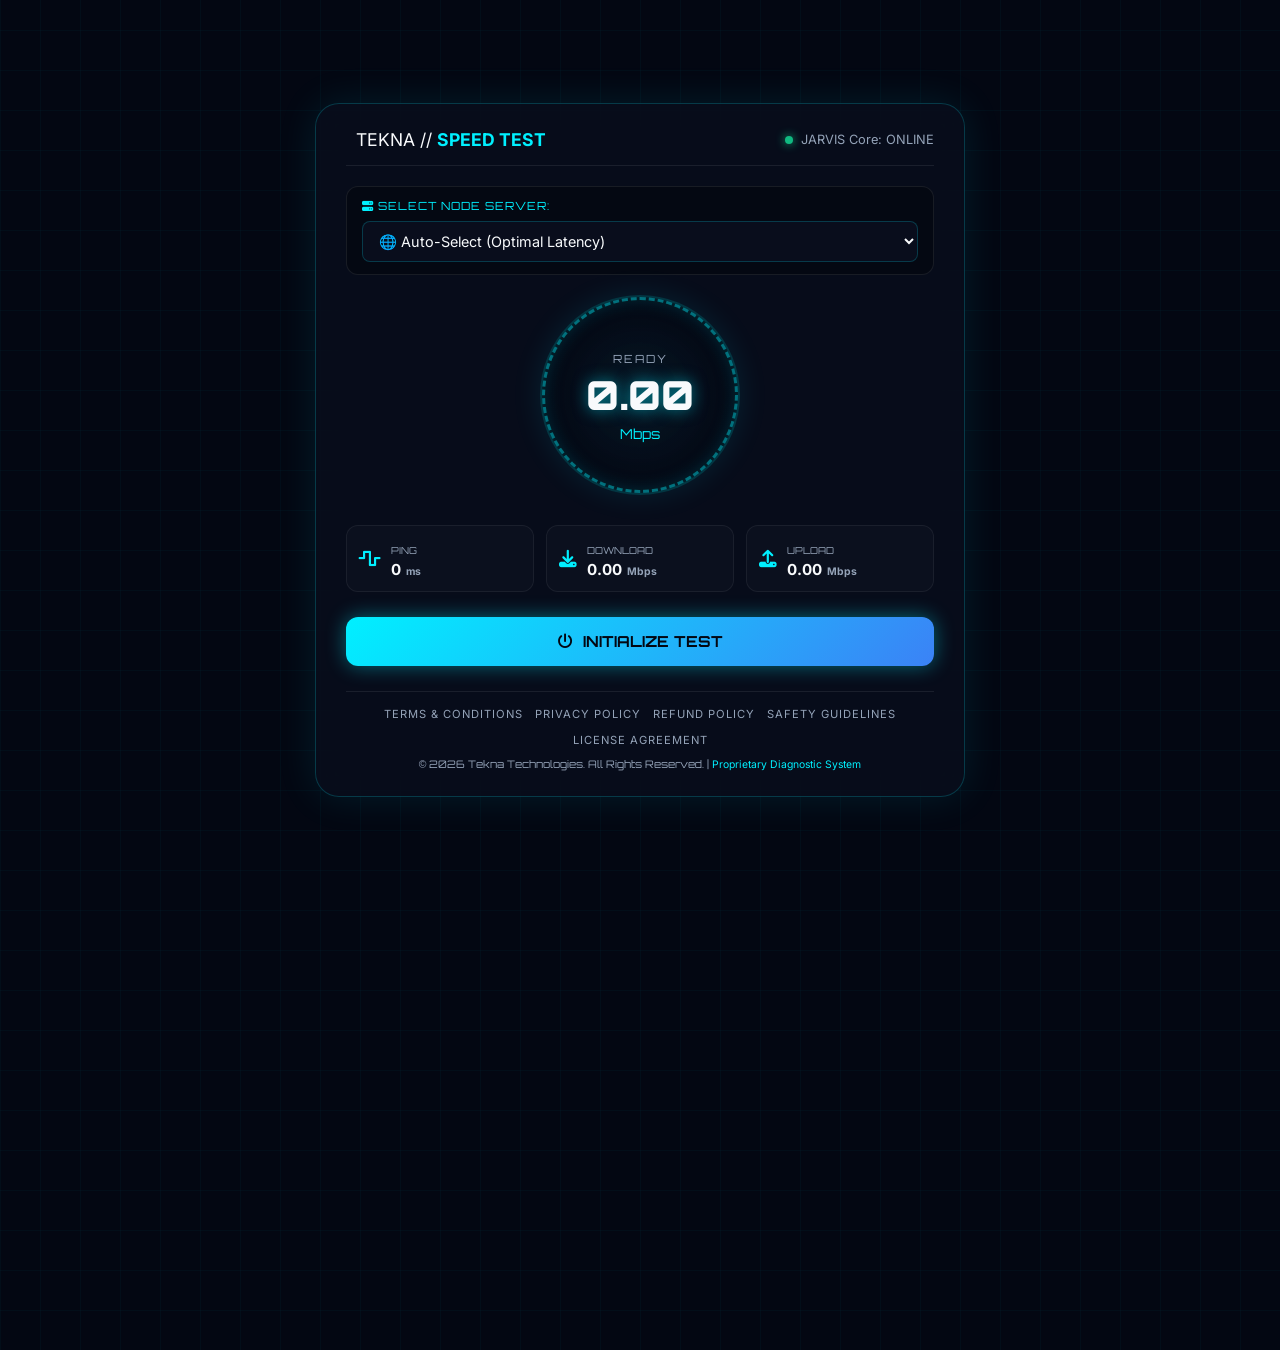
<file: index.html>
<!DOCTYPE html>
<html lang="en">
<head>
    <meta charset="UTF-8">
    <meta name="viewport" content="width=device-width, initial-scale=1.0">
    <title>Speed Test - Tekna Technologies</title>
    <link href="https://fonts.googleapis.com/css2?family=Orbitron:wght@400;700;900&family=Inter:wght@300;400;600&display=swap" rel="stylesheet">
    <link rel="stylesheet" href="https://cdnjs.cloudflare.com/ajax/libs/font-awesome/6.4.0/css/all.min.css">
    <link rel="stylesheet" href="style.css">
</head>
<body>
    <div class="hud-grid"></div>
    
    <div class="container">
        <!-- Header -->
        <header>
            <div class="logo">
                <i class="fa-solid fa-microchip-ai"></i>
                <span>TEKNA // <strong style="color: var(--neon-cyan);">SPEED TEST</strong></span>
            </div>
            <div class="ai-status">
                <span class="pulse-dot"></span>
                <span id="jarvis-status">JARVIS Core: ONLINE</span>
            </div>
        </header>

        <!-- Server Selector Panel -->
        <div class="server-selector-wrapper">
            <label for="server-select"><i class="fa-solid fa-server"></i> SELECT NODE SERVER:</label>
            <select id="server-select">
                <option value="auto">🌐 Auto-Select (Optimal Latency)</option>
                <option value="jio_mumbai">🇮🇳 Reliance Jio - Mumbai Hub (Jio-optimized)</option>
                <option value="jio_delhi">🇮🇳 Reliance Jio - North Node</option>
                <option value="airtel_delhi">🇮🇳 Bharti Airtel - Delhi Backbone</option>
                <option value="vi_mumbai">🇮🇳 Vodafone Idea - West Gateway</option>
                <option value="bsnl_kolkata">🇮🇳 BSNL - East India Regional</option>
                <option value="aws_mumbai">☁️ AWS Cloud - Mumbai Region</option>
                <option value="azure_pune">☁️ Microsoft Azure - Pune Node</option>
                <option value="do_blr">☁️ DigitalOcean - Bangalore Edge</option>
                <option value="cloudflare">⚡ Cloudflare Global Anycast</option>
                <option value="google">⚡ Google Edge Network - IN</option>
            </select>
        </div>

        <!-- Main Dashboard -->
        <main>
            <div class="gauge-container">
                <div class="gauge-ring"></div>
                <div class="gauge-inner">
                    <span class="metric-label" id="current-metric">READY</span>
                    <h1 id="speed-display">0.00</h1>
                    <span class="unit" id="unit-display">Mbps</span>
                </div>
            </div>

            <div class="metrics-grid">
                <div class="metric-card" id="card-ping">
                    <i class="fa-solid fa-wave-square"></i>
                    <div>
                        <span class="label">PING</span>
                        <h3><span id="ping-val">0</span> <small>ms</small></h3>
                    </div>
                </div>
                <div class="metric-card" id="card-download">
                    <i class="fa-solid fa-download"></i>
                    <div>
                        <span class="label">DOWNLOAD</span>
                        <h3><span id="download-val">0.00</span> <small>Mbps</small></h3>
                    </div>
                </div>
                <div class="metric-card" id="card-upload">
                    <i class="fa-solid fa-upload"></i>
                    <div>
                        <span class="label">UPLOAD</span>
                        <h3><span id="upload-val">0.00</span> <small>Mbps</small></h3>
                    </div>
                </div>
            </div>

            <button id="start-btn" onclick="startSpeedTest()">
                <i class="fa-solid fa-power-off"></i> INITIALIZE TEST
            </button>
        </main>

        <!-- Footer Section with Policy Links -->
        <footer class="footer-section">
            <div class="footer-links">
                <a href="terms.html">Terms & Conditions</a>
                <a href="privacy.html">Privacy Policy</a>
                <a href="refund.html">Refund Policy</a>
                <a href="safety.html">Safety Guidelines</a>
                <a href="license.html">License Agreement</a>
            </div>
            <p class="copyright">
                &copy; 2026 Tekna Technologies. All Rights Reserved. | 
                <span style="color:var(--neon-cyan);">Proprietary Diagnostic System</span>
            </p>
        </footer>
    </div>

    <script src="script.js"></script>
</body>
</html>
</file>
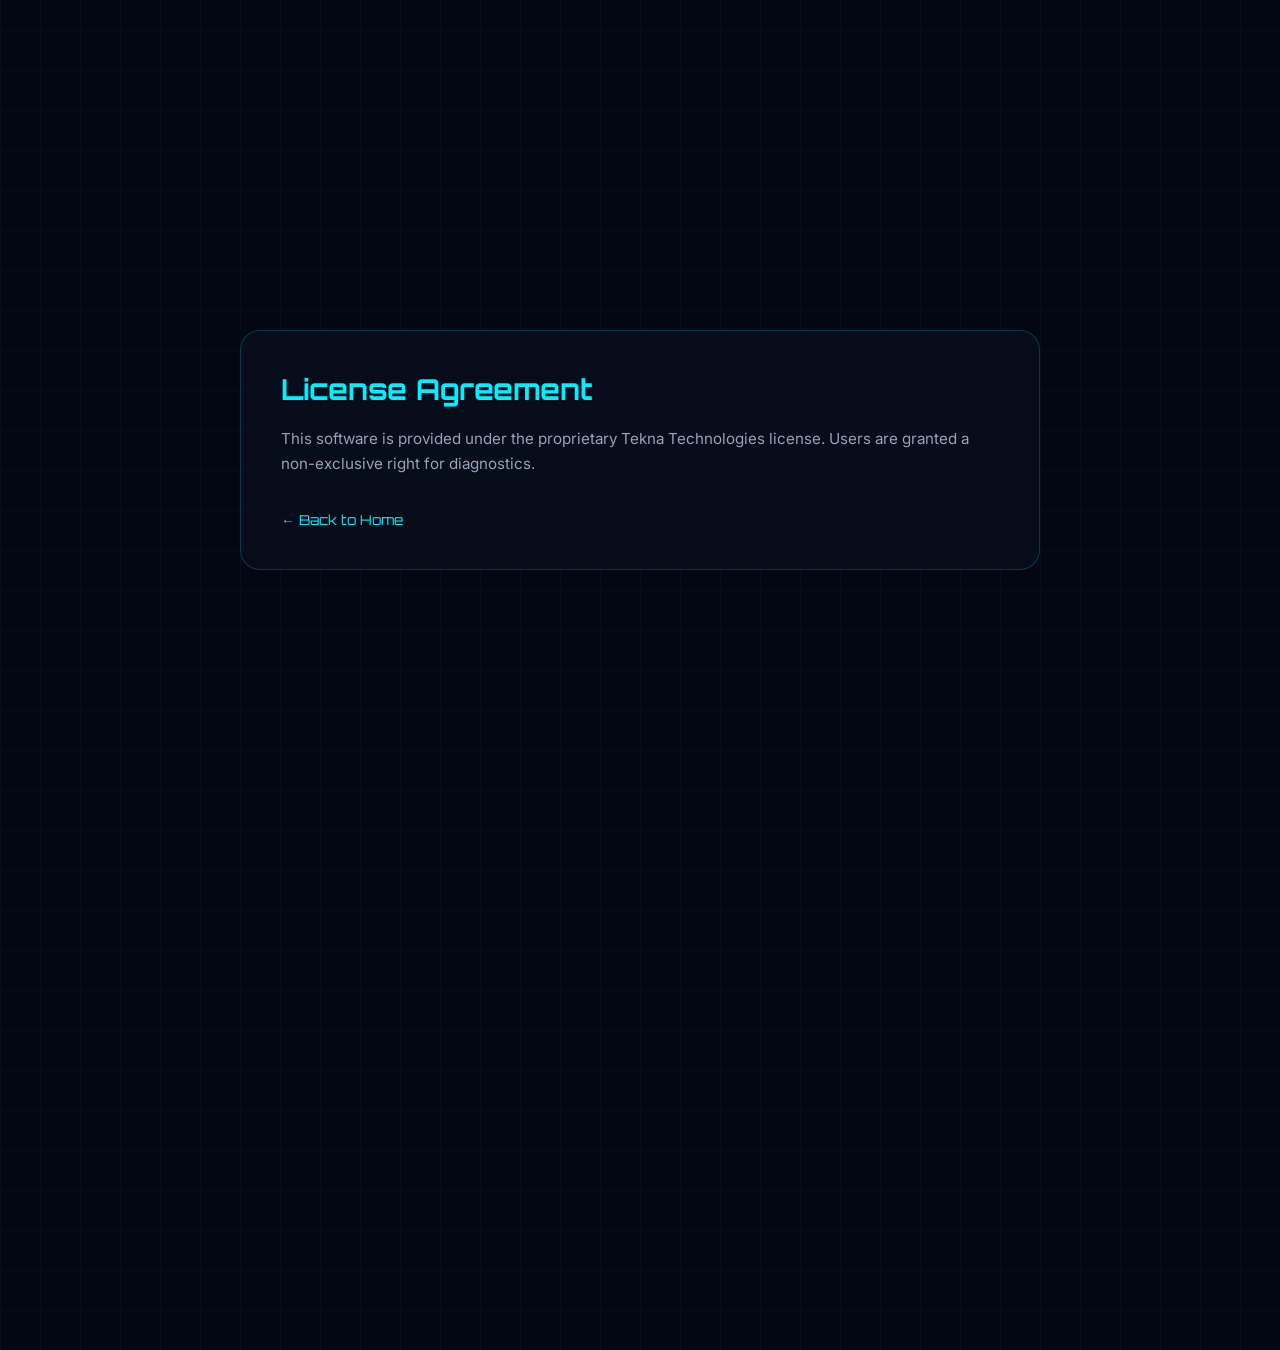
<file: license.html>
<!DOCTYPE html>
<html lang="en">
<head>
    <meta charset="UTF-8">
    <meta name="viewport" content="width=device-width, initial-scale=1.0">
    <title>License Agreement - Tekna Technologies</title>
    <link href="https://fonts.googleapis.com/css2?family=Orbitron:wght@400;700&family=Inter:wght@300;400;600&display=swap" rel="stylesheet">
    <link rel="stylesheet" href="style.css">
    <style>
        .legal-container { max-width: 800px; margin: 40px auto; padding: 40px; background: var(--panel-bg); border: 1px solid var(--border-color); border-radius: 20px; backdrop-filter: blur(16px); }
        .legal-container h1 { font-family: 'Orbitron', sans-serif; color: var(--neon-cyan); font-size: 1.8rem; margin-bottom: 20px; }
        .legal-container p { color: var(--text-muted); line-height: 1.6; font-size: 0.95rem; margin-bottom: 10px; }
        .back-link { display: inline-block; margin-top: 25px; color: var(--neon-cyan); text-decoration: none; font-family: 'Orbitron', sans-serif; font-size: 0.85rem; }
    </style>
</head>
<body>
    <div class="hud-grid"></div>
    <div class="legal-container">
        <h1>License Agreement</h1>
        <p>This software is provided under the proprietary Tekna Technologies license. Users are granted a non-exclusive right for diagnostics.</p>
        <a href="index.html" class="back-link">&larr; Back to Home</a>
    </div>
</body>
</html>
</file>
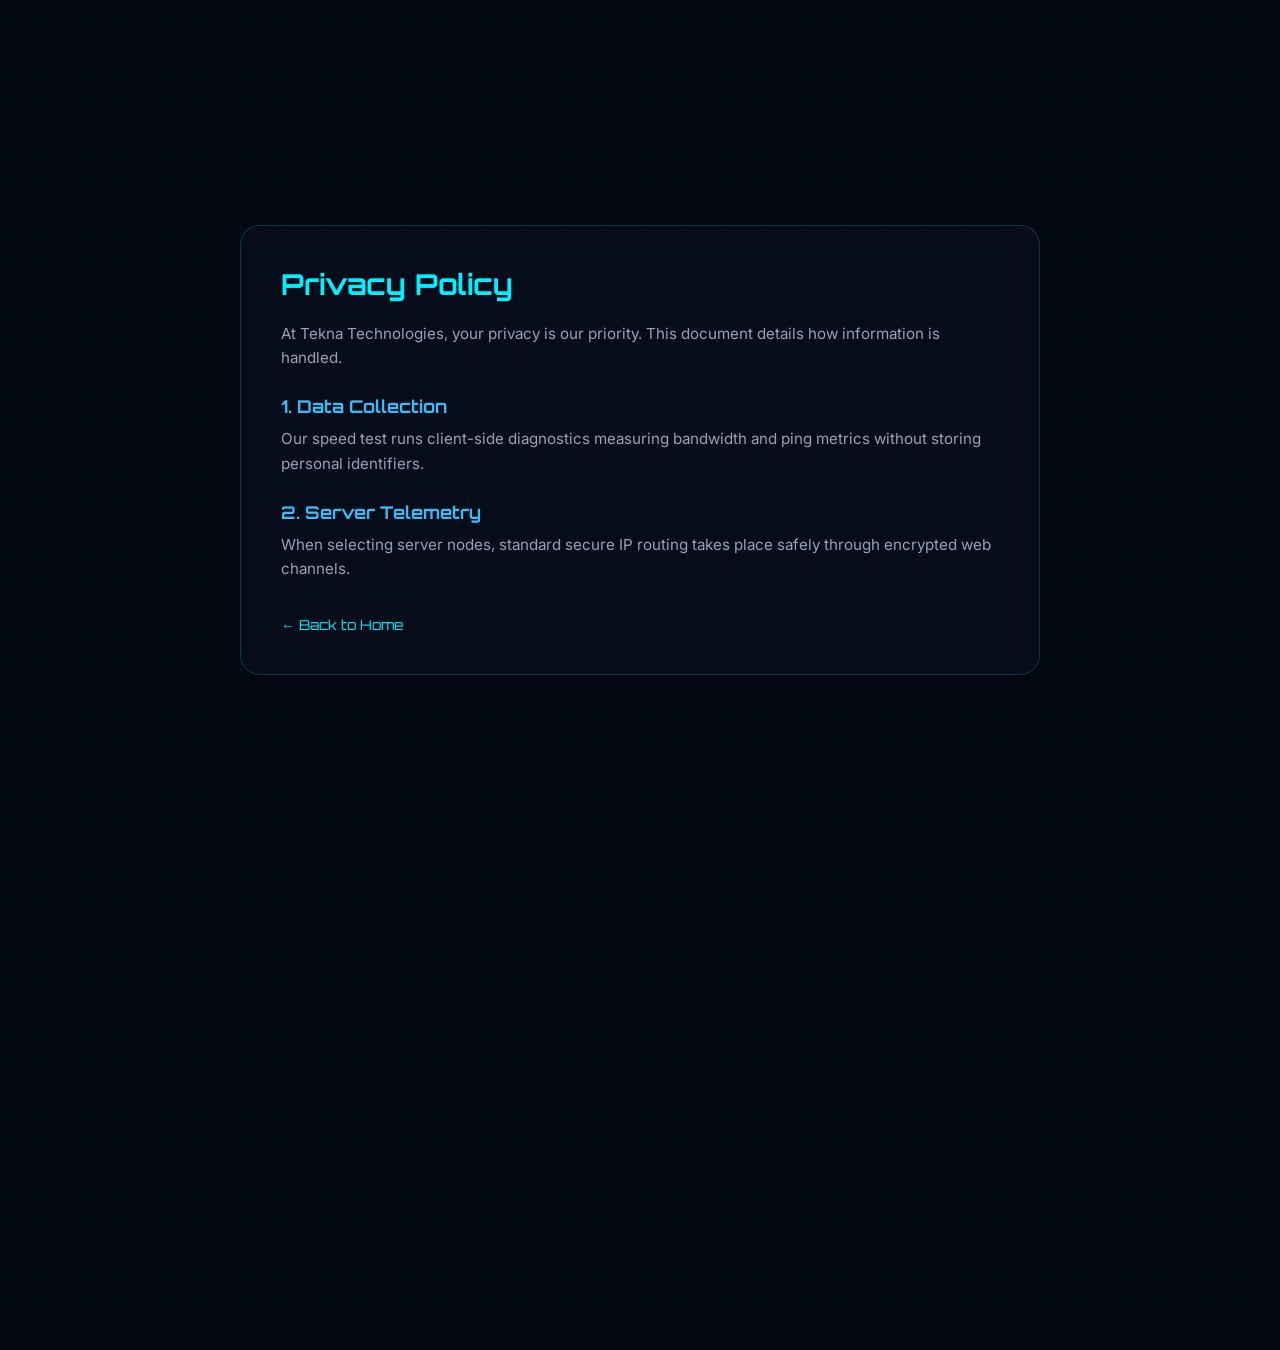
<file: privacy.html>
<!DOCTYPE html>
<html lang="en">
<head>
    <meta charset="UTF-8">
    <meta name="viewport" content="width=device-width, initial-scale=1.0">
    <title>Privacy Policy - Tekna Technologies</title>
    <link href="https://fonts.googleapis.com/css2?family=Orbitron:wght@400;700&family=Inter:wght@300;400;600&display=swap" rel="stylesheet">
    <link rel="stylesheet" href="style.css">
    <style>
        .legal-container { max-width: 800px; margin: 40px auto; padding: 40px; background: var(--panel-bg); border: 1px solid var(--border-color); border-radius: 20px; backdrop-filter: blur(16px); }
        .legal-container h1 { font-family: 'Orbitron', sans-serif; color: var(--neon-cyan); font-size: 1.8rem; margin-bottom: 20px; }
        .legal-container h2 { font-family: 'Orbitron', sans-serif; color: #38bdf8; font-size: 1.1rem; margin-top: 25px; margin-bottom: 10px; }
        .legal-container p, .legal-container li { color: var(--text-muted); line-height: 1.6; font-size: 0.95rem; margin-bottom: 10px; }
        .back-link { display: inline-block; margin-top: 25px; color: var(--neon-cyan); text-decoration: none; font-family: 'Orbitron', sans-serif; font-size: 0.85rem; }
    </style>
</head>
<body>
    <div class="hud-grid"></div>
    <div class="legal-container">
        <h1>Privacy Policy</h1>
        <p>At Tekna Technologies, your privacy is our priority. This document details how information is handled.</p>
        <h2>1. Data Collection</h2>
        <p>Our speed test runs client-side diagnostics measuring bandwidth and ping metrics without storing personal identifiers.</p>
        <h2>2. Server Telemetry</h2>
        <p>When selecting server nodes, standard secure IP routing takes place safely through encrypted web channels.</p>
        <a href="index.html" class="back-link">&larr; Back to Home</a>
    </div>
</body>
</html>
</file>
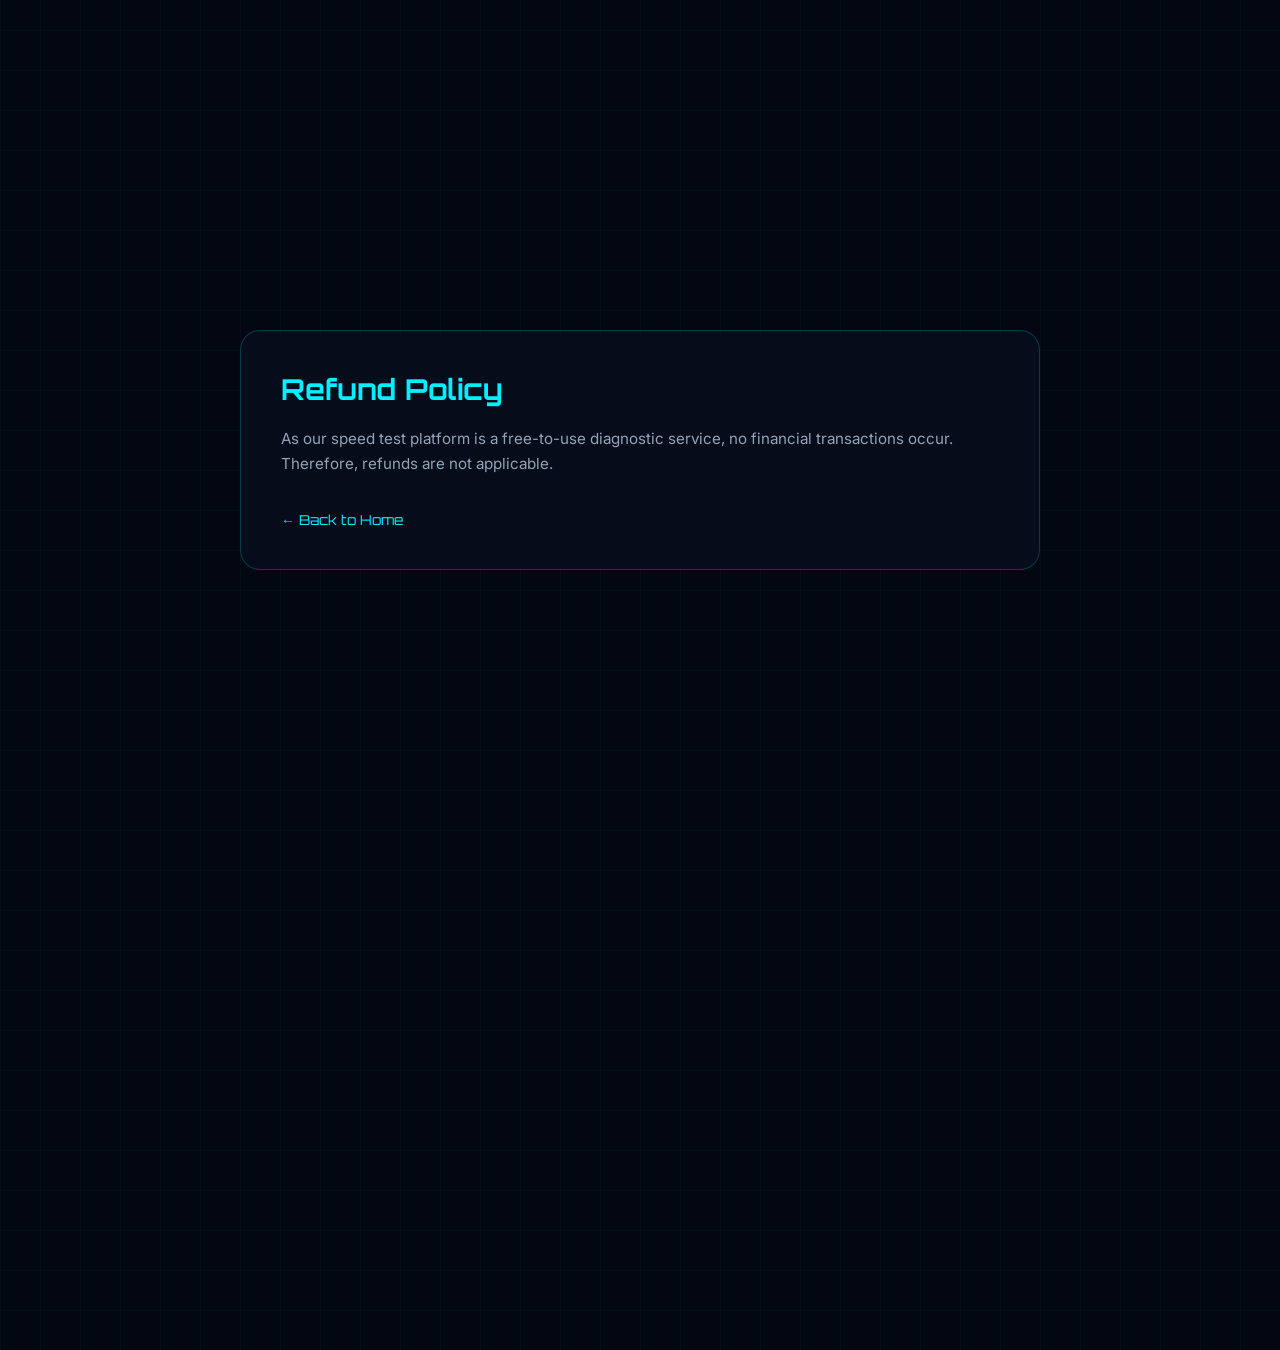
<file: refund.html>
<!DOCTYPE html>
<html lang="en">
<head>
    <meta charset="UTF-8">
    <meta name="viewport" content="width=device-width, initial-scale=1.0">
    <title>Refund Policy - Tekna Technologies</title>
    <link href="https://fonts.googleapis.com/css2?family=Orbitron:wght@400;700&family=Inter:wght@300;400;600&display=swap" rel="stylesheet">
    <link rel="stylesheet" href="style.css">
    <style>
        .legal-container { max-width: 800px; margin: 40px auto; padding: 40px; background: var(--panel-bg); border: 1px solid var(--border-color); border-radius: 20px; backdrop-filter: blur(16px); }
        .legal-container h1 { font-family: 'Orbitron', sans-serif; color: var(--neon-cyan); font-size: 1.8rem; margin-bottom: 20px; }
        .legal-container p { color: var(--text-muted); line-height: 1.6; font-size: 0.95rem; margin-bottom: 10px; }
        .back-link { display: inline-block; margin-top: 25px; color: var(--neon-cyan); text-decoration: none; font-family: 'Orbitron', sans-serif; font-size: 0.85rem; }
    </style>
</head>
<body>
    <div class="hud-grid"></div>
    <div class="legal-container">
        <h1>Refund Policy</h1>
        <p>As our speed test platform is a free-to-use diagnostic service, no financial transactions occur. Therefore, refunds are not applicable.</p>
        <a href="index.html" class="back-link">&larr; Back to Home</a>
    </div>
</body>
</html>
</file>
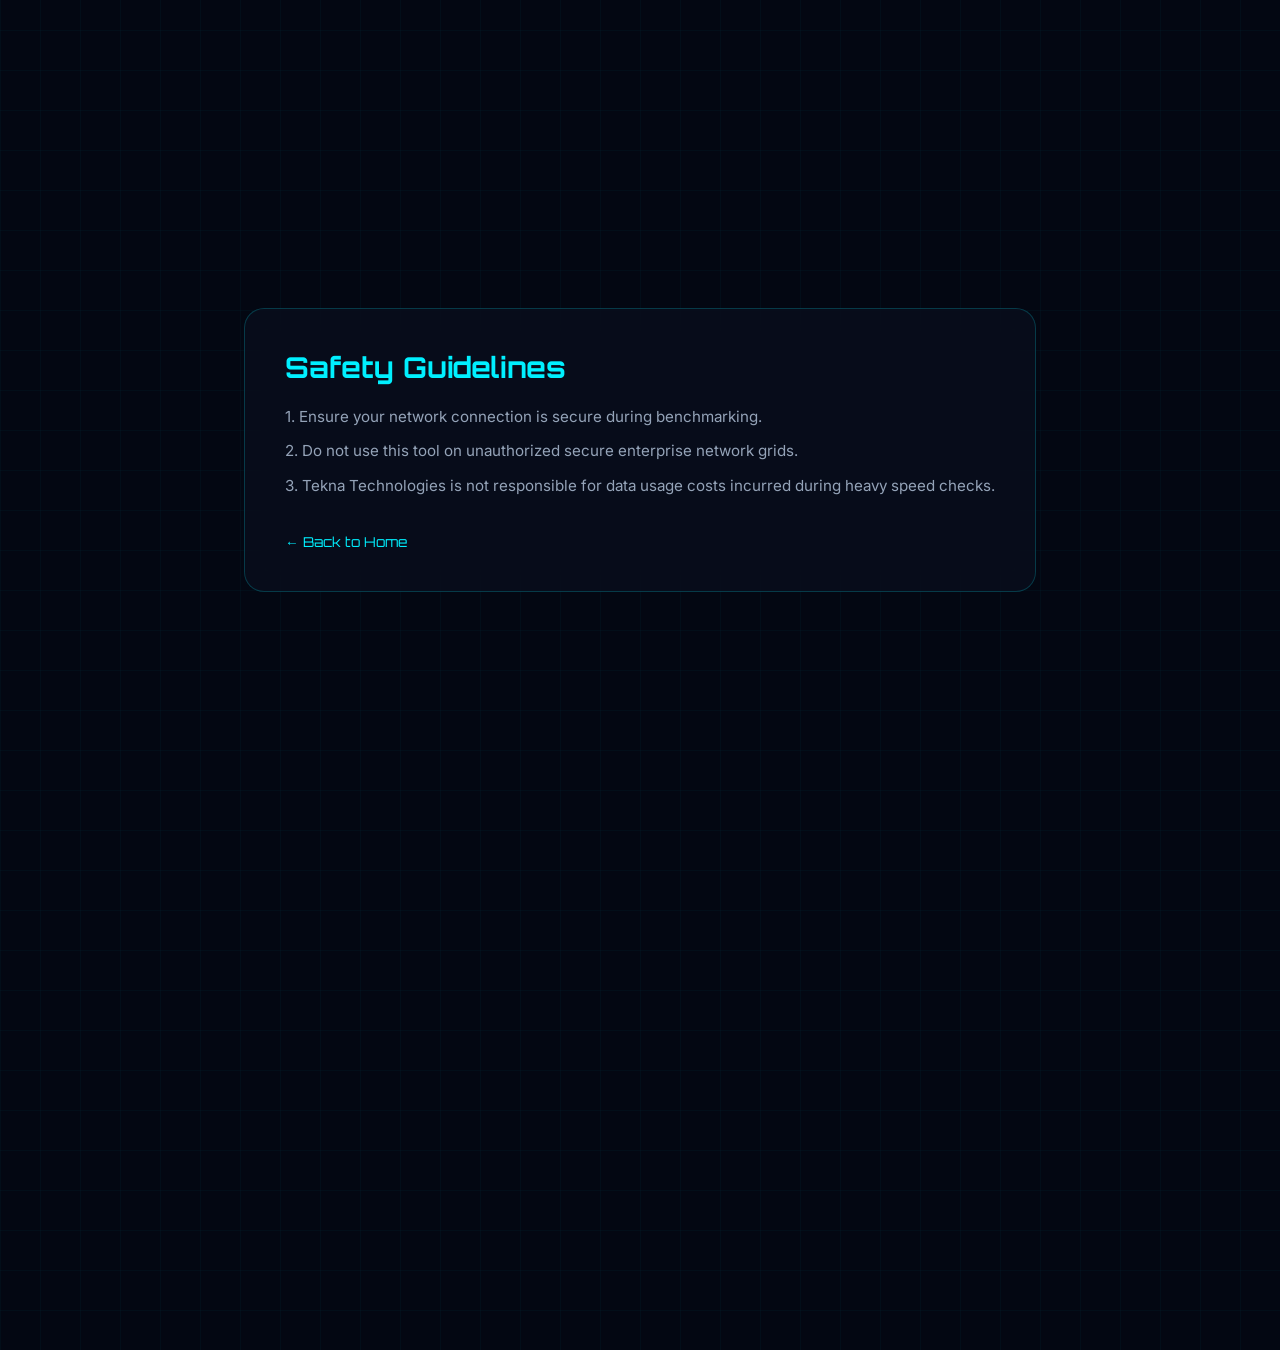
<file: safety.html>
<!DOCTYPE html>
<html lang="en">
<head>
    <meta charset="UTF-8">
    <meta name="viewport" content="width=device-width, initial-scale=1.0">
    <title>Safety Guidelines - Tekna Technologies</title>
    <link href="https://fonts.googleapis.com/css2?family=Orbitron:wght@400;700&family=Inter:wght@300;400;600&display=swap" rel="stylesheet">
    <link rel="stylesheet" href="style.css">
    <style>
        .legal-container { max-width: 800px; margin: 40px auto; padding: 40px; background: var(--panel-bg); border: 1px solid var(--border-color); border-radius: 20px; backdrop-filter: blur(16px); }
        .legal-container h1 { font-family: 'Orbitron', sans-serif; color: var(--neon-cyan); font-size: 1.8rem; margin-bottom: 20px; }
        .legal-container p { color: var(--text-muted); line-height: 1.6; font-size: 0.95rem; margin-bottom: 10px; }
        .back-link { display: inline-block; margin-top: 25px; color: var(--neon-cyan); text-decoration: none; font-family: 'Orbitron', sans-serif; font-size: 0.85rem; }
    </style>
</head>
<body>
    <div class="hud-grid"></div>
    <div class="legal-container">
        <h1>Safety Guidelines</h1>
        <p>1. Ensure your network connection is secure during benchmarking.</p>
        <p>2. Do not use this tool on unauthorized secure enterprise network grids.</p>
        <p>3. Tekna Technologies is not responsible for data usage costs incurred during heavy speed checks.</p>
        <a href="index.html" class="back-link">&larr; Back to Home</a>
    </div>
</body>
</html>
</file>
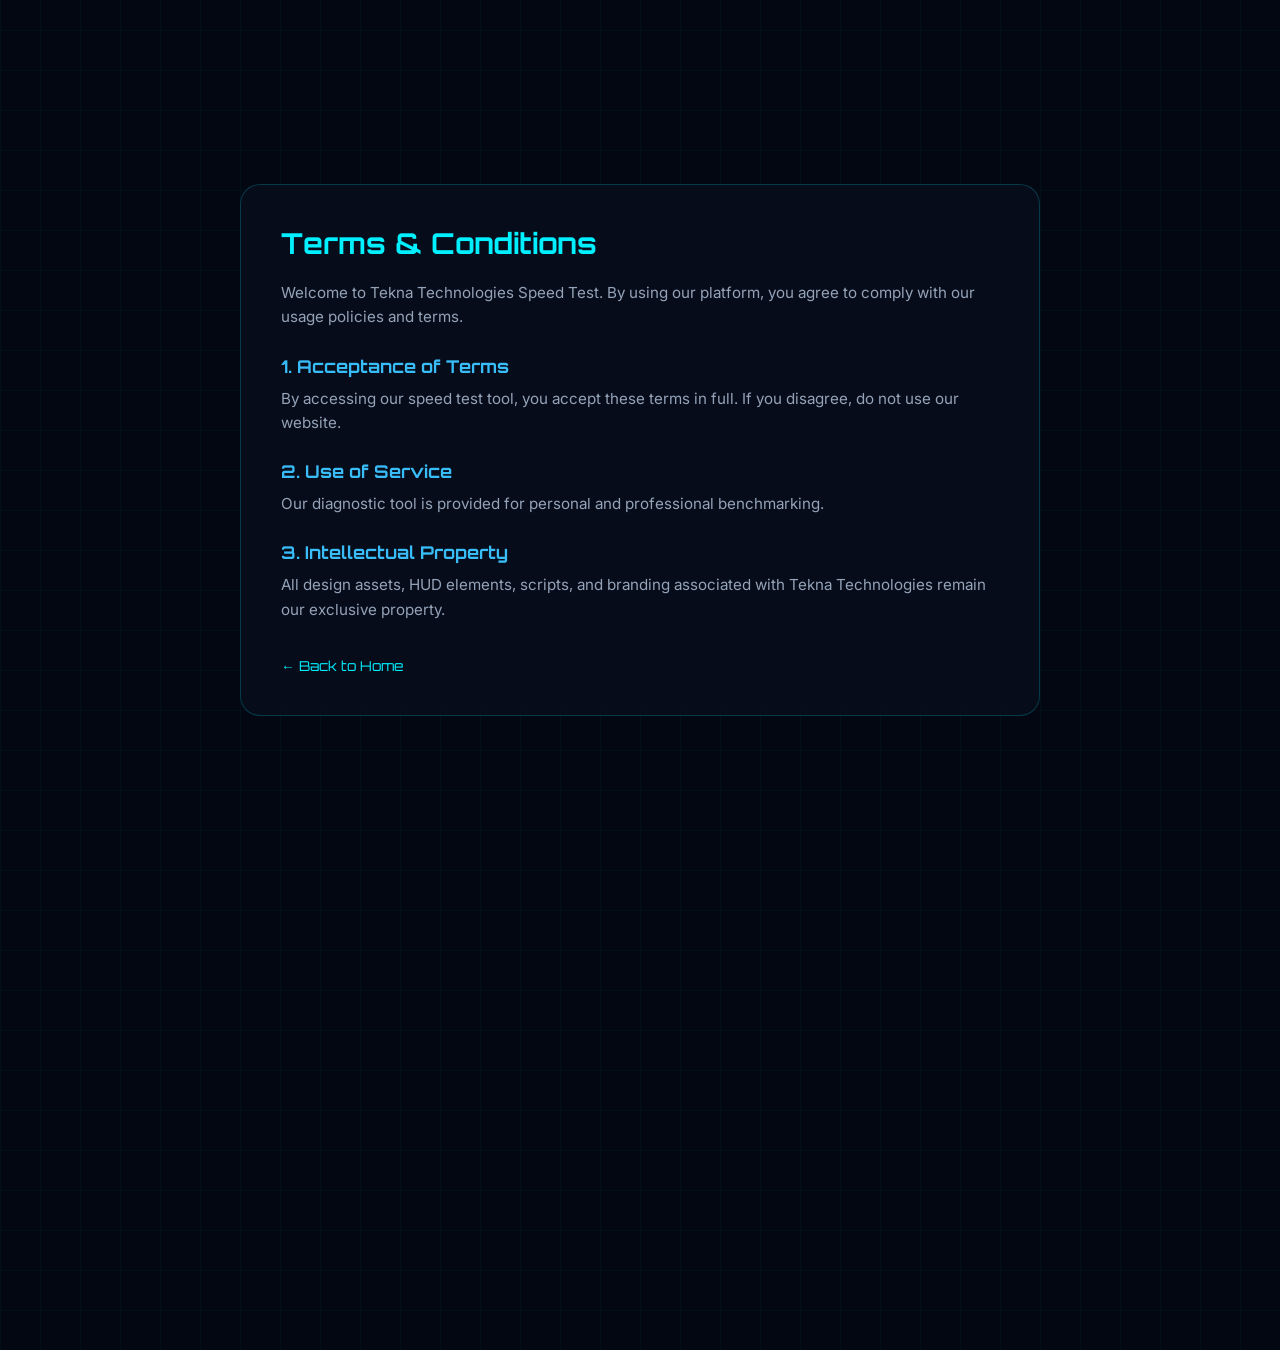
<file: terms.html>
<!DOCTYPE html>
<html lang="en">
<head>
    <meta charset="UTF-8">
    <meta name="viewport" content="width=device-width, initial-scale=1.0">
    <title>Terms & Conditions - Tekna Technologies</title>
    <link href="https://fonts.googleapis.com/css2?family=Orbitron:wght@400;700&family=Inter:wght@300;400;600&display=swap" rel="stylesheet">
    <link rel="stylesheet" href="style.css">
    <style>
        .legal-container { max-width: 800px; margin: 40px auto; padding: 40px; background: var(--panel-bg); border: 1px solid var(--border-color); border-radius: 20px; backdrop-filter: blur(16px); }
        .legal-container h1 { font-family: 'Orbitron', sans-serif; color: var(--neon-cyan); font-size: 1.8rem; margin-bottom: 20px; }
        .legal-container h2 { font-family: 'Orbitron', sans-serif; color: #38bdf8; font-size: 1.1rem; margin-top: 25px; margin-bottom: 10px; }
        .legal-container p, .legal-container li { color: var(--text-muted); line-height: 1.6; font-size: 0.95rem; margin-bottom: 10px; }
        .legal-container ul { margin-left: 20px; }
        .back-link { display: inline-block; margin-top: 25px; color: var(--neon-cyan); text-decoration: none; font-family: 'Orbitron', sans-serif; font-size: 0.85rem; }
    </style>
</head>
<body>
    <div class="hud-grid"></div>
    <div class="legal-container">
        <h1>Terms & Conditions</h1>
        <p>Welcome to Tekna Technologies Speed Test. By using our platform, you agree to comply with our usage policies and terms.</p>
        <h2>1. Acceptance of Terms</h2>
        <p>By accessing our speed test tool, you accept these terms in full. If you disagree, do not use our website.</p>
        <h2>2. Use of Service</h2>
        <p>Our diagnostic tool is provided for personal and professional benchmarking.</p>
        <h2>3. Intellectual Property</h2>
        <p>All design assets, HUD elements, scripts, and branding associated with Tekna Technologies remain our exclusive property.</p>
        <a href="index.html" class="back-link">&larr; Back to Home</a>
    </div>
</body>
</html>
</file>
<file: style.css>
:root {
    --bg-color: #030712;
    --panel-bg: rgba(10, 15, 30, 0.75);
    --neon-cyan: #00f0ff;
    --neon-blue: #3b82f6;
    --neon-purple: #8b5cf6;
    --text-main: #f8fafc;
    --text-muted: #94a3b8;
    --border-color: rgba(0, 240, 255, 0.2);
}

* {
    margin: 0;
    padding: 0;
    box-sizing: border-box;
    font-family: 'Inter', sans-serif;
}

body {
    background-color: var(--bg-color);
    color: var(--text-main);
    min-height: 100vh;
    display: flex;
    justify-content: center;
    align-items: center;
    overflow-x: hidden;
    position: relative;
    padding: 20px 0;
}

.hud-grid {
    position: absolute;
    width: 200vw;
    height: 200vh;
    background-image: linear-gradient(var(--border-color) 1px, transparent 1px),
                      linear-gradient(90deg, var(--border-color) 1px, transparent 1px);
    background-size: 40px 40px;
    opacity: 0.15;
    animation: gridMove 20s linear infinite;
    z-index: 0;
}

@keyframes gridMove {
    0% { transform: translate(0, 0); }
    100% { transform: translate(-40px, -40px); }
}

.container {
    position: relative;
    z-index: 10;
    width: 90%;
    max-width: 650px;
    background: var(--panel-bg);
    border: 1px solid var(--border-color);
    backdrop-filter: blur(16px);
    border-radius: 24px;
    padding: 25px 30px;
    box-shadow: 0 0 40px rgba(0, 240, 255, 0.1);
}

header {
    display: flex;
    justify-content: space-between;
    align-items: center;
    margin-bottom: 20px;
    border-bottom: 1px solid rgba(255,255,255,0.08);
    padding-bottom: 15px;
}

.logo {
    font-family: 'Orbitron', sans-serif;
    font-size: 1.1rem;
    display: flex;
    align-items: center;
    gap: 10px;
    color: var(--text-main);
}

.logo i {
    color: var(--neon-cyan);
    font-size: 1.4rem;
}

.ai-status {
    font-size: 0.8rem;
    color: var(--text-muted);
    display: flex;
    align-items: center;
    gap: 8px;
    font-family: 'Orbitron', sans-serif;
}

.pulse-dot {
    width: 8px;
    height: 8px;
    background-color: #10b981;
    border-radius: 50%;
    box-shadow: 0 0 10px #10b981;
    animation: pulse 1.5s infinite;
}

@keyframes pulse {
    0% { transform: scale(0.95); opacity: 0.8; }
    50% { transform: scale(1.2); opacity: 1; box-shadow: 0 0 15px #10b981; }
    100% { transform: scale(0.95); opacity: 0.8; }
}

.server-selector-wrapper {
    margin-bottom: 20px;
    background: rgba(0, 0, 0, 0.3);
    border: 1px solid rgba(255, 255, 255, 0.08);
    padding: 12px 15px;
    border-radius: 12px;
}

.server-selector-wrapper label {
    display: block;
    font-size: 0.7rem;
    letter-spacing: 1px;
    color: var(--neon-cyan);
    font-family: 'Orbitron', sans-serif;
    margin-bottom: 8px;
}

#server-select {
    width: 100%;
    background: rgba(10, 15, 30, 0.9);
    border: 1px solid var(--border-color);
    color: var(--text-main);
    padding: 10px 12px;
    border-radius: 8px;
    font-size: 0.9rem;
    outline: none;
    cursor: pointer;
    font-family: 'Inter', sans-serif;
    transition: all 0.3s ease;
}

#server-select option {
    background: #030712;
    color: var(--text-main);
}

.gauge-container {
    position: relative;
    width: 200px;
    height: 200px;
    margin: 15px auto 30px auto;
    border-radius: 50%;
    display: flex;
    justify-content: center;
    align-items: center;
    background: radial-gradient(circle, rgba(0,240,255,0.05) 0%, rgba(3,7,18,0.8) 70%);
    box-shadow: inset 0 0 20px rgba(0,240,255,0.2), 0 0 30px rgba(0,240,255,0.1);
    border: 2px solid var(--border-color);
}

.gauge-ring {
    position: absolute;
    width: 100%;
    height: 100%;
    border-radius: 50%;
    border: 3px dashed rgba(0, 240, 255, 0.4);
    animation: rotateRing 15s linear infinite;
}

@keyframes rotateRing {
    100% { transform: rotate(360deg); }
}

.gauge-inner {
    text-align: center;
    z-index: 2;
}

.metric-label {
    font-size: 0.7rem;
    letter-spacing: 2px;
    color: var(--text-muted);
    font-family: 'Orbitron', sans-serif;
}

#speed-display {
    font-family: 'Orbitron', sans-serif;
    font-size: 2.5rem;
    font-weight: 900;
    color: var(--text-main);
    text-shadow: 0 0 15px rgba(0, 240, 255, 0.5);
    margin: 3px 0;
}

.unit {
    font-size: 0.85rem;
    color: var(--neon-cyan);
    font-family: 'Orbitron', sans-serif;
}

.metrics-grid {
    display: grid;
    grid-template-columns: repeat(3, 1fr);
    gap: 12px;
    margin-bottom: 25px;
}

.metric-card {
    background: rgba(255, 255, 255, 0.02);
    border: 1px solid rgba(255, 255, 255, 0.06);
    border-radius: 12px;
    padding: 12px;
    display: flex;
    align-items: center;
    gap: 10px;
    transition: all 0.3s ease;
}

.metric-card.active {
    border-color: var(--neon-cyan);
    background: rgba(0, 240, 255, 0.05);
    box-shadow: 0 0 15px rgba(0, 240, 255, 0.15);
}

.metric-card i {
    font-size: 1.1rem;
    color: var(--neon-cyan);
}

.metric-card .label {
    font-size: 0.6rem;
    color: var(--text-muted);
    font-family: 'Orbitron', sans-serif;
}

.metric-card h3 {
    font-size: 0.95rem;
    font-family: 'Orbitron', sans-serif;
    margin-top: 2px;
}

.metric-card h3 small {
    font-size: 0.65rem;
    color: var(--text-muted);
}

#start-btn {
    width: 100%;
    padding: 15px;
    background: linear-gradient(135deg, var(--neon-cyan), var(--neon-blue));
    border: none;
    border-radius: 12px;
    color: #030712;
    font-family: 'Orbitron', sans-serif;
    font-weight: 700;
    font-size: 0.95rem;
    cursor: pointer;
    box-shadow: 0 0 20px rgba(0, 240, 255, 0.4);
    transition: all 0.3s ease;
    display: flex;
    justify-content: center;
    align-items: center;
    gap: 10px;
}

#start-btn:hover {
    transform: translateY(-2px);
    box-shadow: 0 0 30px rgba(0, 240, 255, 0.7);
}

/* Footer Styling */
.footer-section {
    margin-top: 25px;
    padding-top: 15px;
    border-top: 1px solid rgba(255, 255, 255, 0.08);
    text-align: center;
}

.footer-links {
    margin-bottom: 10px;
    display: flex;
    flex-wrap: wrap;
    justify-content: center;
    gap: 12px;
}

.footer-links a {
    color: var(--text-muted);
    font-size: 0.7rem;
    text-decoration: none;
    transition: color 0.3s;
    text-transform: uppercase;
    letter-spacing: 1px;
}

.footer-links a:hover {
    color: var(--neon-cyan);
}

.copyright {
    color: var(--text-muted);
    font-size: 0.65rem;
    font-family: 'Orbitron', sans-serif;
}

@media(max-width: 600px) {
    .metrics-grid {
        grid-template-columns: 1fr;
    }
}
</file>
